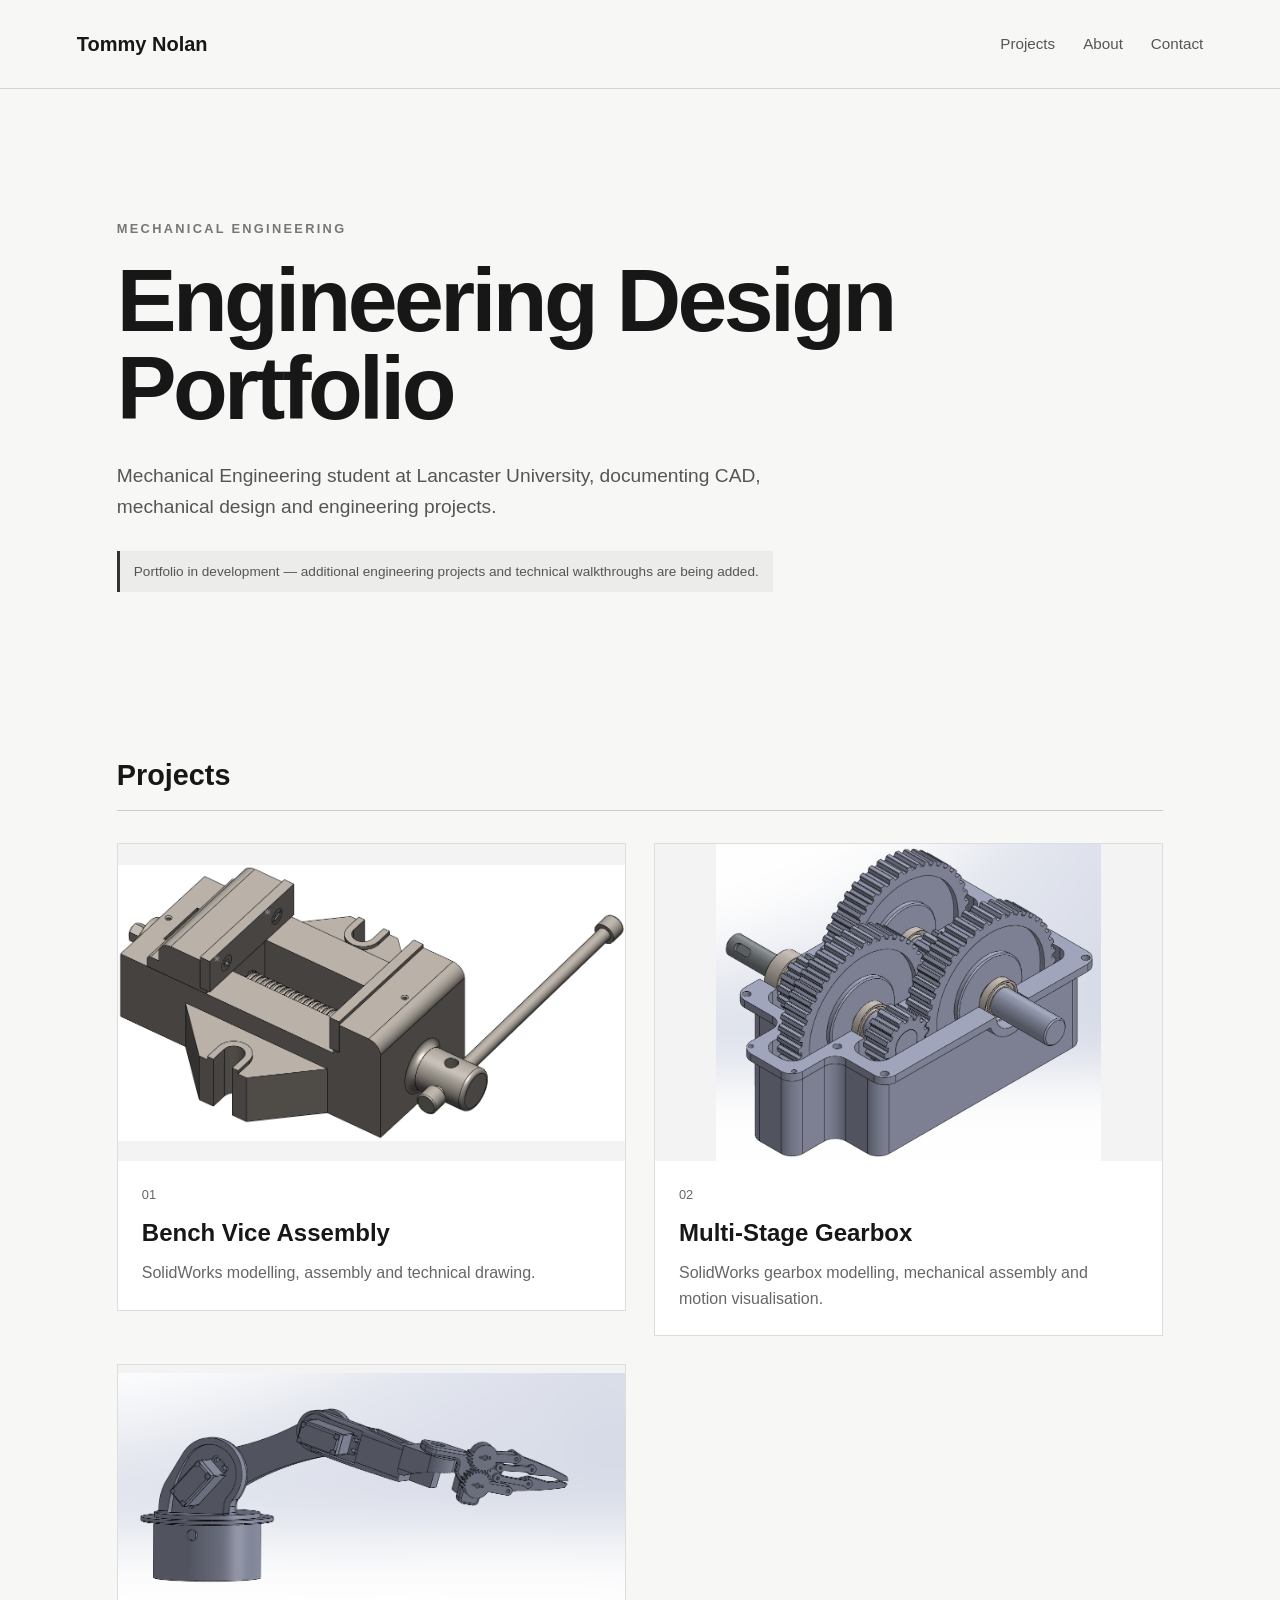
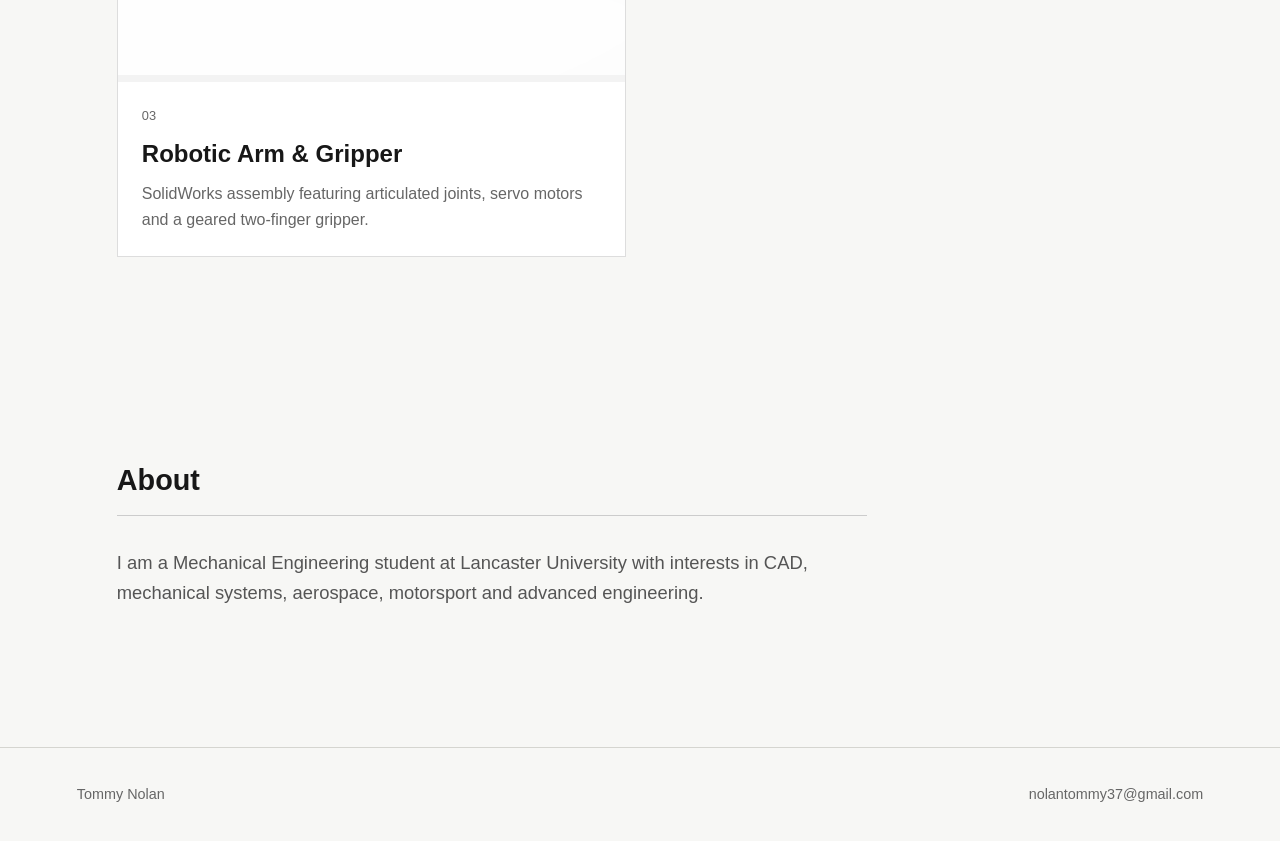
<file: index.html>
<!DOCTYPE html>
<html lang="en">

<head>
    <meta charset="UTF-8">
    <meta name="viewport" content="width=device-width, initial-scale=1.0">

    <title>Tommy Nolan | Mechanical Engineering</title>

    <link rel="stylesheet" href="style.css">
</head>

<body>

<header>
    <nav>
        <h1>Tommy Nolan</h1>

        <div class="nav-links">
            <a href="#projects">Projects</a>
            <a href="#about">About</a>
            <a href="mailto:nolantommy37@gmail.com">Contact</a>
        </div>
    </nav>
</header>


<main>

    <section class="hero">

        <p class="eyebrow">MECHANICAL ENGINEERING</p>

        <h2>Engineering Design Portfolio</h2>

        <p class="intro">
            Mechanical Engineering student at Lancaster University,
            documenting CAD, mechanical design and engineering projects.
        </p>

        <div class="status-note">
            Portfolio in development — additional engineering projects
            and technical walkthroughs are being added.
        </div>

    </section>


    <section id="projects">

        <h2>Projects</h2>

        <div class="projects-grid">


            <!-- PROJECT 01 -->

            <a class="project-card" href="bench-vice.html">

                <div class="project-image">
                    <img
                        src="vice_assembled.png"
                        alt="SolidWorks bench vice assembly">
                </div>

                <div class="project-info">

                    <p class="project-number">01</p>

                    <h3>Bench Vice Assembly</h3>

                    <p>
                        SolidWorks modelling, assembly and technical drawing.
                    </p>

                </div>

            </a>


            <!-- PROJECT 02 -->

            <a class="project-card" href="gearbox.html">

                <div class="project-image">
                    <img
                        src="gearbox_assembled.png"
                        alt="Assembled multi-stage gearbox">
                </div>

                <div class="project-info">

                    <p class="project-number">02</p>

                    <h3>Multi-Stage Gearbox</h3>

                    <p>
                        SolidWorks gearbox modelling, mechanical assembly
                        and motion visualisation.
                    </p>

                </div>

            </a>


            <!-- PROJECT 03 -->

            <a class="project-card" href="robot-arm.html">

                <div class="project-image">
                    <img
                        src="robot-arm-main.png"
                        alt="Robotic arm CAD assembly">
                </div>

                <div class="project-info">

                    <p class="project-number">03</p>

                    <h3>Robotic Arm & Gripper</h3>

                    <p>
                        SolidWorks assembly featuring articulated joints,
                        servo motors and a geared two-finger gripper.
                    </p>

                </div>

            </a>


        </div>

    </section>


    <section id="about">

        <h2>About</h2>

        <p>
            I am a Mechanical Engineering student at Lancaster University
            with interests in CAD, mechanical systems, aerospace,
            motorsport and advanced engineering.
        </p>

    </section>

</main>


<footer>

    <p>Tommy Nolan</p>

    <a href="mailto:nolantommy37@gmail.com">
        nolantommy37@gmail.com
    </a>

</footer>


</body>

</html>
</file>
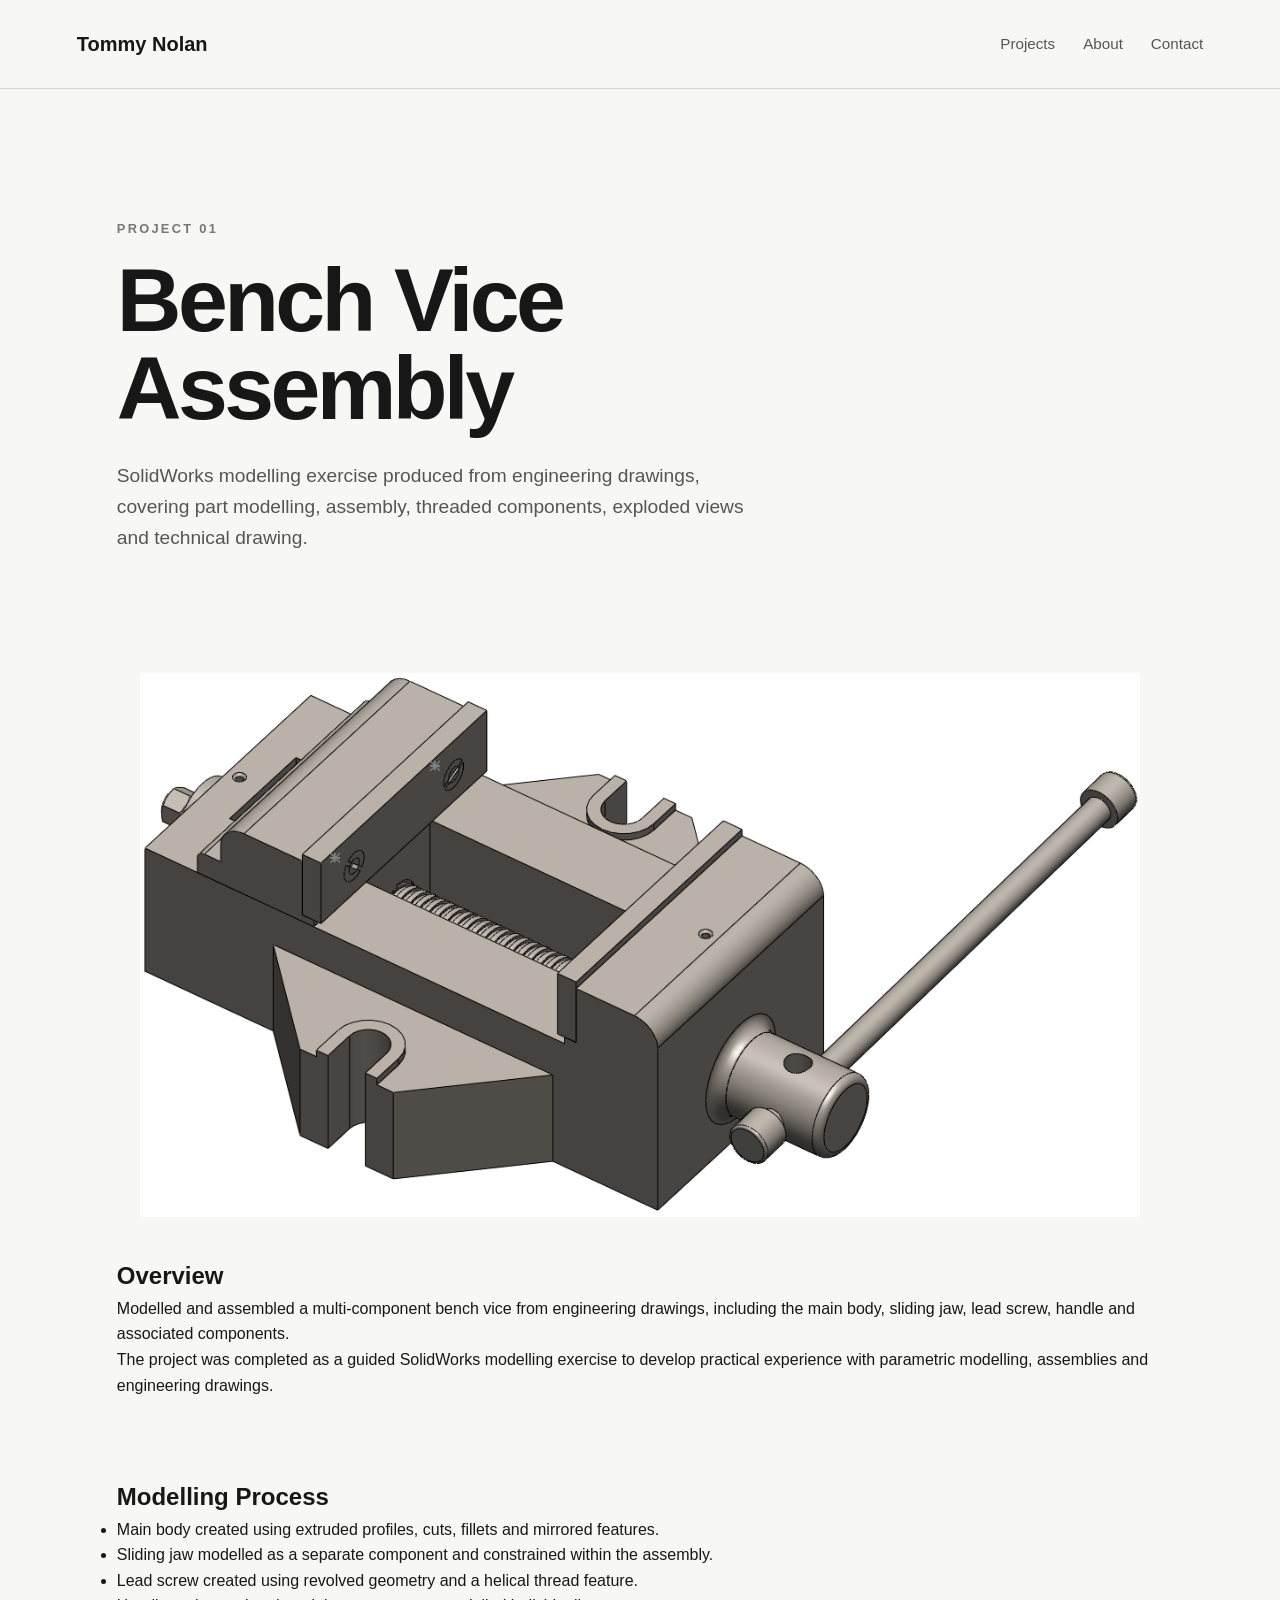
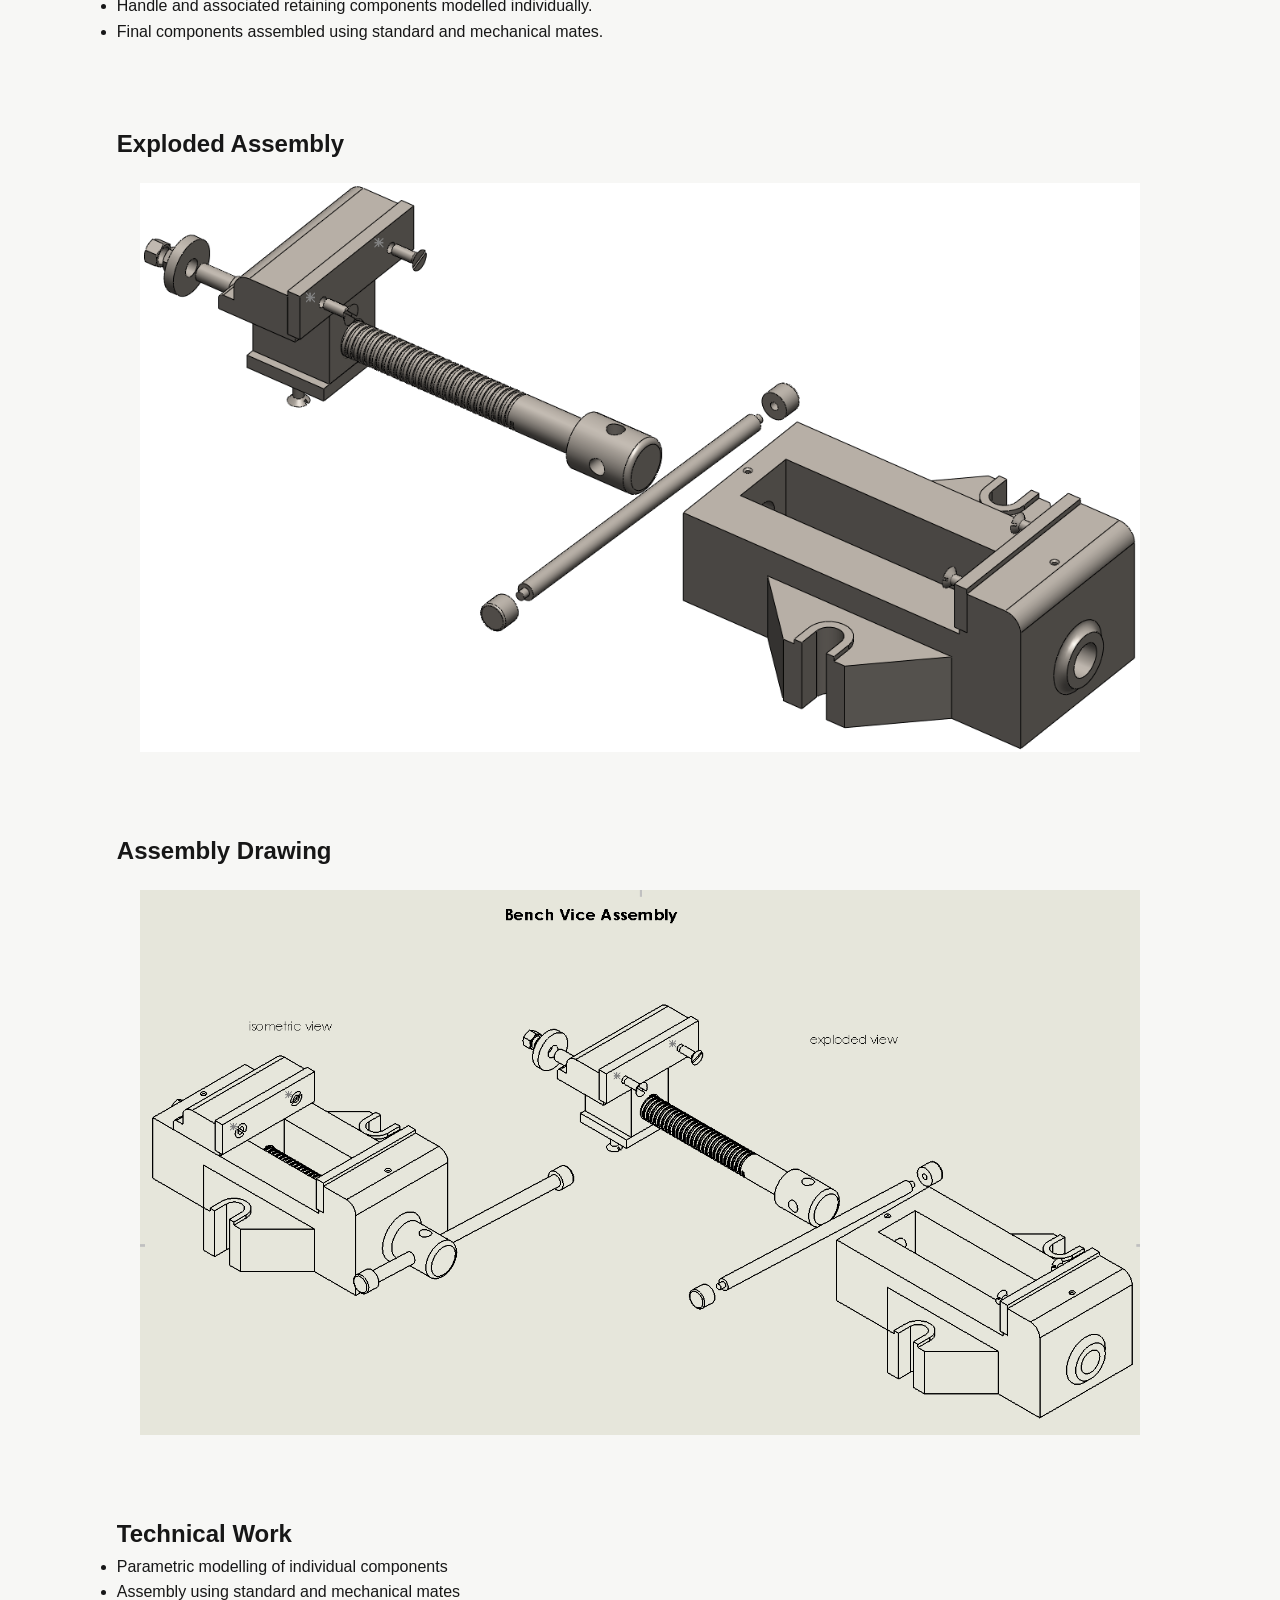
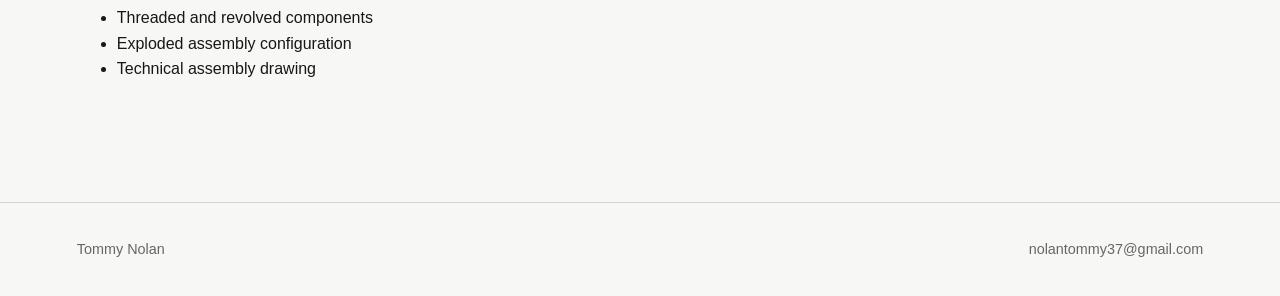
<file: bench-vice.html>
<!DOCTYPE html>
<html lang="en">
<head>
    <meta charset="UTF-8">
    <meta name="viewport" content="width=device-width, initial-scale=1.0">

    <title>Bench Vice Assembly | Tommy Nolan</title>

    <link rel="stylesheet" href="style.css">
</head>

<body>

<header>
    <nav>
        <h1><a href="index.html">Tommy Nolan</a></h1>

        <div class="nav-links">
            <a href="index.html#projects">Projects</a>
            <a href="index.html#about">About</a>
            <a href="mailto:nolantommy37@gmail.com">Contact</a>
        </div>
    </nav>
</header>

<main>

    <section class="hero">

        <p class="eyebrow">PROJECT 01</p>

        <h2>Bench Vice Assembly</h2>

        <p class="intro">
            SolidWorks modelling exercise produced from engineering drawings,
            covering part modelling, assembly, threaded components,
            exploded views and technical drawing.
        </p>

    </section>


    <section>

        <img src="vice_assembled.png"
             alt="Complete SolidWorks bench vice assembly"
             style="width:100%; max-width:1000px; display:block; margin:0 auto 40px;">

        <h2>Overview</h2>

        <p>
            Modelled and assembled a multi-component bench vice from engineering
            drawings, including the main body, sliding jaw, lead screw, handle
            and associated components.
        </p>

        <p>
            The project was completed as a guided SolidWorks modelling exercise
            to develop practical experience with parametric modelling,
            assemblies and engineering drawings.
        </p>

    </section>


    <section style="margin-top:80px;">

        <h2>Modelling Process</h2>

        <ul>
            <li>Main body created using extruded profiles, cuts, fillets and mirrored features.</li>
            <li>Sliding jaw modelled as a separate component and constrained within the assembly.</li>
            <li>Lead screw created using revolved geometry and a helical thread feature.</li>
            <li>Handle and associated retaining components modelled individually.</li>
            <li>Final components assembled using standard and mechanical mates.</li>
        </ul>

    </section>


    <section style="margin-top:80px;">

        <h2>Exploded Assembly</h2>

        <img src="vice_exploded.png"
             alt="Exploded SolidWorks bench vice assembly"
             style="width:100%; max-width:1000px; display:block; margin:20px auto;">

    </section>


    <section style="margin-top:80px;">

        <h2>Assembly Drawing</h2>

        <img src="vice_drawing.png"
             alt="Bench vice assembly drawing"
             style="width:100%; max-width:1000px; display:block; margin:20px auto;">

    </section>


    <section style="margin-top:80px; margin-bottom:120px;">

        <h2>Technical Work</h2>

        <ul>
            <li>Parametric modelling of individual components</li>
            <li>Assembly using standard and mechanical mates</li>
            <li>Threaded and revolved components</li>
            <li>Exploded assembly configuration</li>
            <li>Technical assembly drawing</li>
        </ul>

    </section>

</main>

<footer>
    <p>Tommy Nolan</p>

    <a href="mailto:nolantommy37@gmail.com">
        nolantommy37@gmail.com
    </a>
</footer>

</body>
</html>
</file>
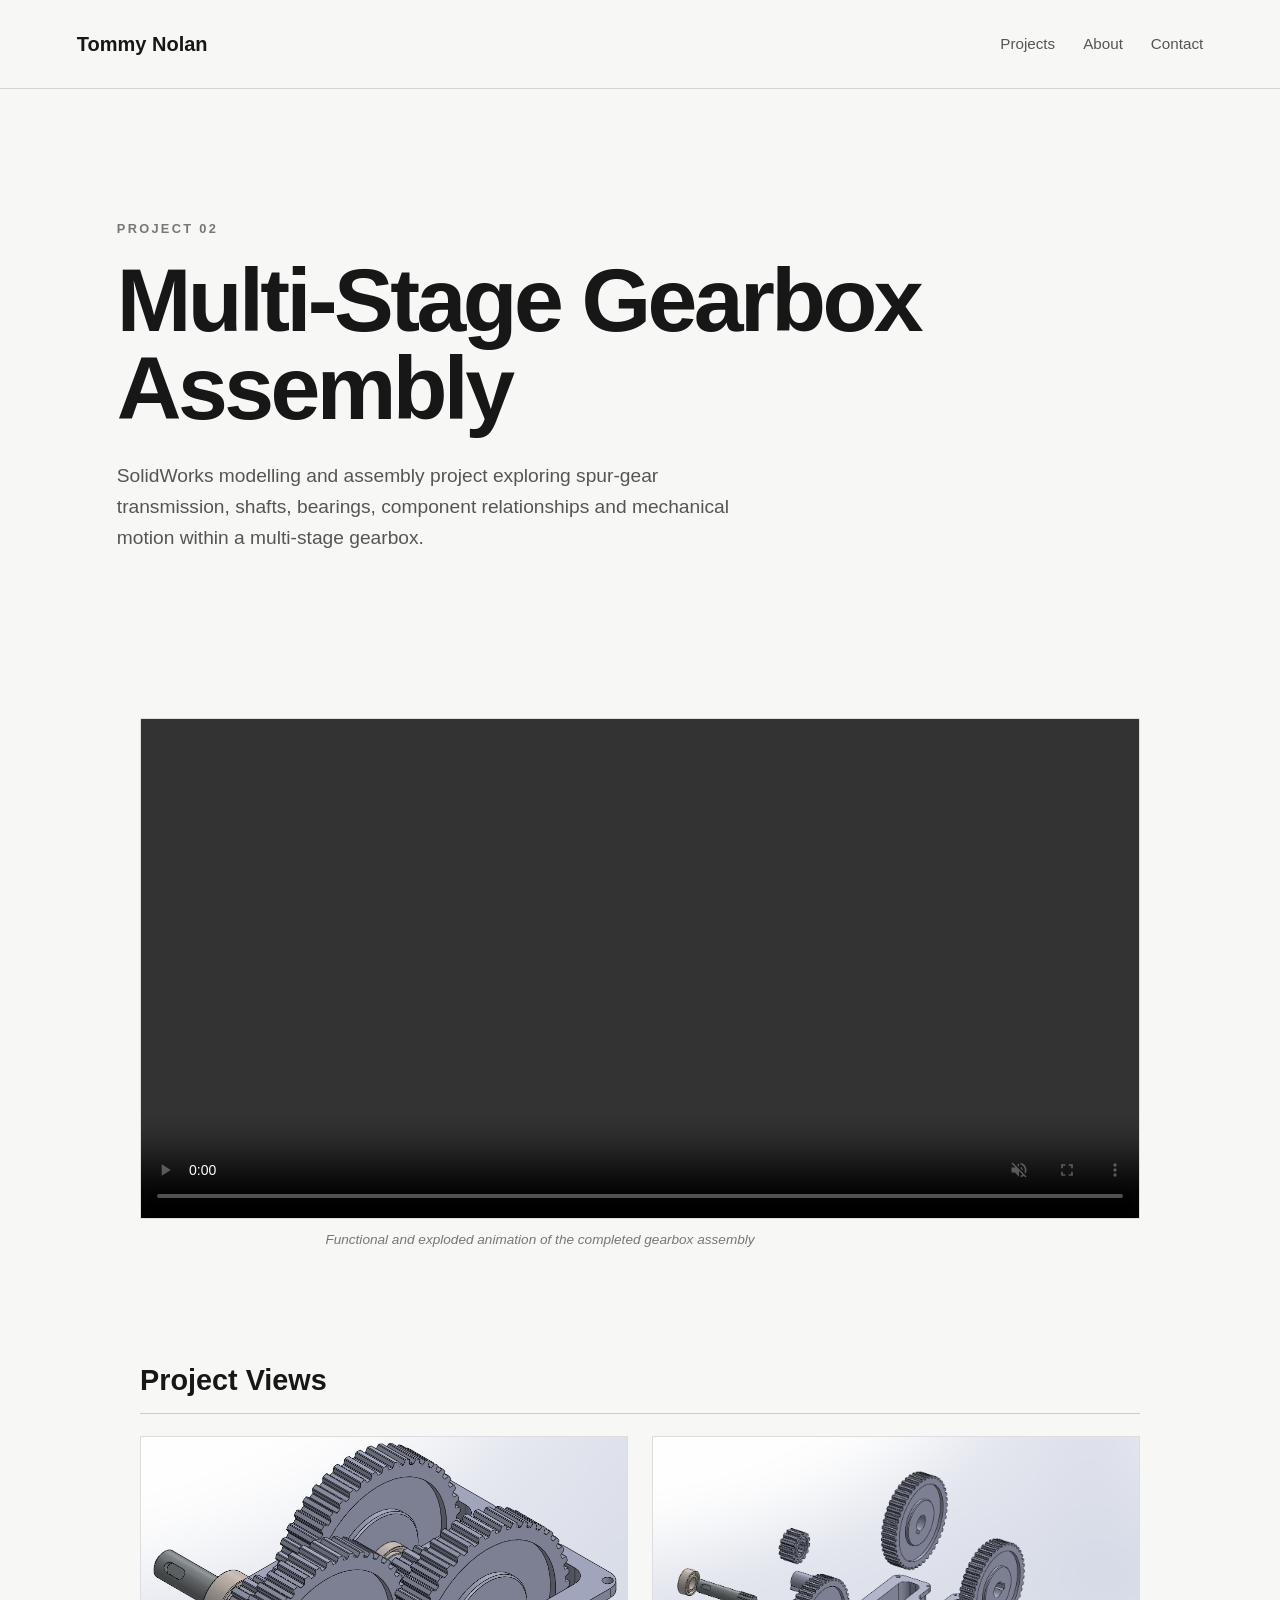
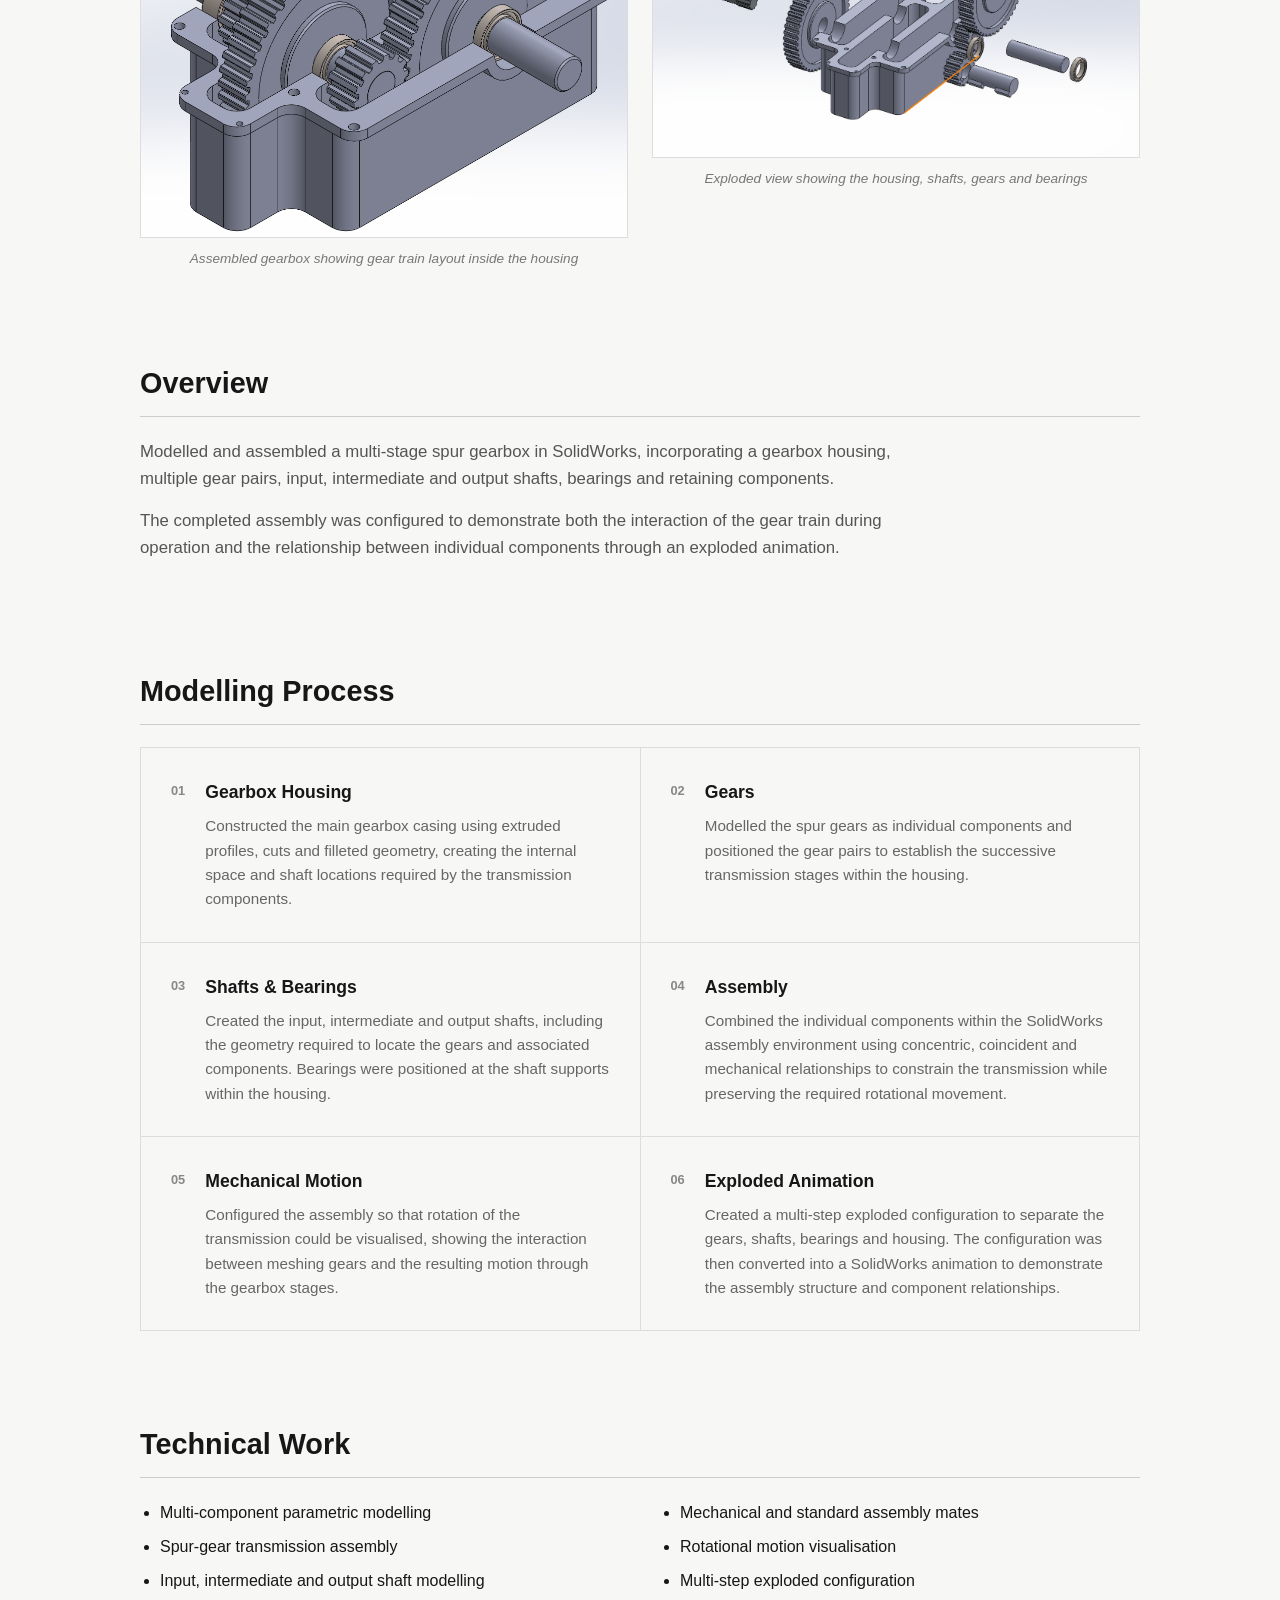
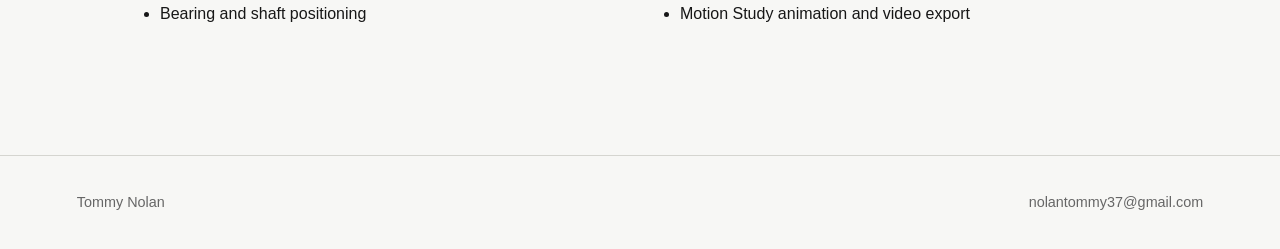
<file: gearbox.html>
<!DOCTYPE html>
<html lang="en">

<head>
    <meta charset="UTF-8">

    <meta name="viewport"
          content="width=device-width, initial-scale=1.0">

    <title>Gearbox Assembly | Tommy Nolan</title>

    <link rel="stylesheet" href="style.css">
</head>


<body>


<header>

    <nav>

        <h1>
            <a href="index.html">Tommy Nolan</a>
        </h1>

        <div class="nav-links">

            <a href="index.html#projects">Projects</a>

            <a href="index.html#about">About</a>

            <a href="mailto:nolantommy37@gmail.com">
                Contact
            </a>

        </div>

    </nav>

</header>



<main>


    <!-- =====================================================
         PROJECT HEADER
    ====================================================== -->

    <section class="hero">

        <p class="eyebrow">
            PROJECT 02
        </p>

        <h2>
            Multi-Stage Gearbox Assembly
        </h2>

        <p class="intro">

            SolidWorks modelling and assembly project exploring
            spur-gear transmission, shafts, bearings, component
            relationships and mechanical motion within a
            multi-stage gearbox.

        </p>

    </section>



    <!-- =====================================================
         ANIMATION
    ====================================================== -->

    <section class="project-section">

        <video
            class="project-video"
            controls
            muted
            loop
            playsinline>

            <source
                src="gearbox_explode.mp4"
                type="video/mp4">

            Your browser does not support HTML video.

        </video>

        <p class="media-caption">
            Functional and exploded animation of the completed gearbox assembly
        </p>

    </section>

<section class="project-section">

    <h2>Project Views</h2>

    <div class="image-grid-two">

        <div class="image-card">
            <img src="gearbox_assembled.png" alt="Assembled gearbox close-up view">
            <p class="media-caption">Assembled gearbox showing gear train layout inside the housing</p>
        </div>

        <div class="image-card">
            <img src="gearbox_exploded.png" alt="Exploded view of gearbox assembly">
            <p class="media-caption">Exploded view showing the housing, shafts, gears and bearings</p>
        </div>

    </div>

</section>

    <!-- =====================================================
         OVERVIEW
    ====================================================== -->

    <section class="project-section">

        <h2>Overview</h2>

        <p>

            Modelled and assembled a multi-stage spur gearbox in
            SolidWorks, incorporating a gearbox housing, multiple
            gear pairs, input, intermediate and output shafts,
            bearings and retaining components.

        </p>

        <p>

            The completed assembly was configured to demonstrate
            both the interaction of the gear train during operation
            and the relationship between individual components
            through an exploded animation.

        </p>

    </section>



    <!-- =====================================================
         MODELLING PROCESS
    ====================================================== -->

    <section class="project-section">

        <h2>Modelling Process</h2>

        <div class="process-grid">


            <div class="process-item">

                <span class="process-number">01</span>

                <div>

                    <h3>Gearbox Housing</h3>

                    <p>

                        Constructed the main gearbox casing using
                        extruded profiles, cuts and filleted geometry,
                        creating the internal space and shaft locations
                        required by the transmission components.

                    </p>

                </div>

            </div>


            <div class="process-item">

                <span class="process-number">02</span>

                <div>

                    <h3>Gears</h3>

                    <p>

                        Modelled the spur gears as individual components
                        and positioned the gear pairs to establish the
                        successive transmission stages within the housing.

                    </p>

                </div>

            </div>


            <div class="process-item">

                <span class="process-number">03</span>

                <div>

                    <h3>Shafts & Bearings</h3>

                    <p>

                        Created the input, intermediate and output shafts,
                        including the geometry required to locate the gears
                        and associated components. Bearings were positioned
                        at the shaft supports within the housing.

                    </p>

                </div>

            </div>


            <div class="process-item">

                <span class="process-number">04</span>

                <div>

                    <h3>Assembly</h3>

                    <p>

                        Combined the individual components within the
                        SolidWorks assembly environment using concentric,
                        coincident and mechanical relationships to constrain
                        the transmission while preserving the required
                        rotational movement.

                    </p>

                </div>

            </div>


            <div class="process-item">

                <span class="process-number">05</span>

                <div>

                    <h3>Mechanical Motion</h3>

                    <p>

                        Configured the assembly so that rotation of the
                        transmission could be visualised, showing the
                        interaction between meshing gears and the resulting
                        motion through the gearbox stages.

                    </p>

                </div>

            </div>


            <div class="process-item">

                <span class="process-number">06</span>

                <div>

                    <h3>Exploded Animation</h3>

                    <p>

                        Created a multi-step exploded configuration to
                        separate the gears, shafts, bearings and housing.
                        The configuration was then converted into a
                        SolidWorks animation to demonstrate the assembly
                        structure and component relationships.

                    </p>

                </div>

            </div>


        </div>

    </section>



    <!-- =====================================================
         TECHNICAL WORK
    ====================================================== -->

    <section class="project-section project-end">

        <h2>Technical Work</h2>

        <ul class="technical-list">

            <li>Multi-component parametric modelling</li>

            <li>Spur-gear transmission assembly</li>

            <li>Input, intermediate and output shaft modelling</li>

            <li>Bearing and shaft positioning</li>

            <li>Mechanical and standard assembly mates</li>

            <li>Rotational motion visualisation</li>

            <li>Multi-step exploded configuration</li>

            <li>Motion Study animation and video export</li>

        </ul>

    </section>


</main>



<footer>

    <p>Tommy Nolan</p>

    <a href="mailto:nolantommy37@gmail.com">
        nolantommy37@gmail.com
    </a>

</footer>


</body>

</html>
</file>
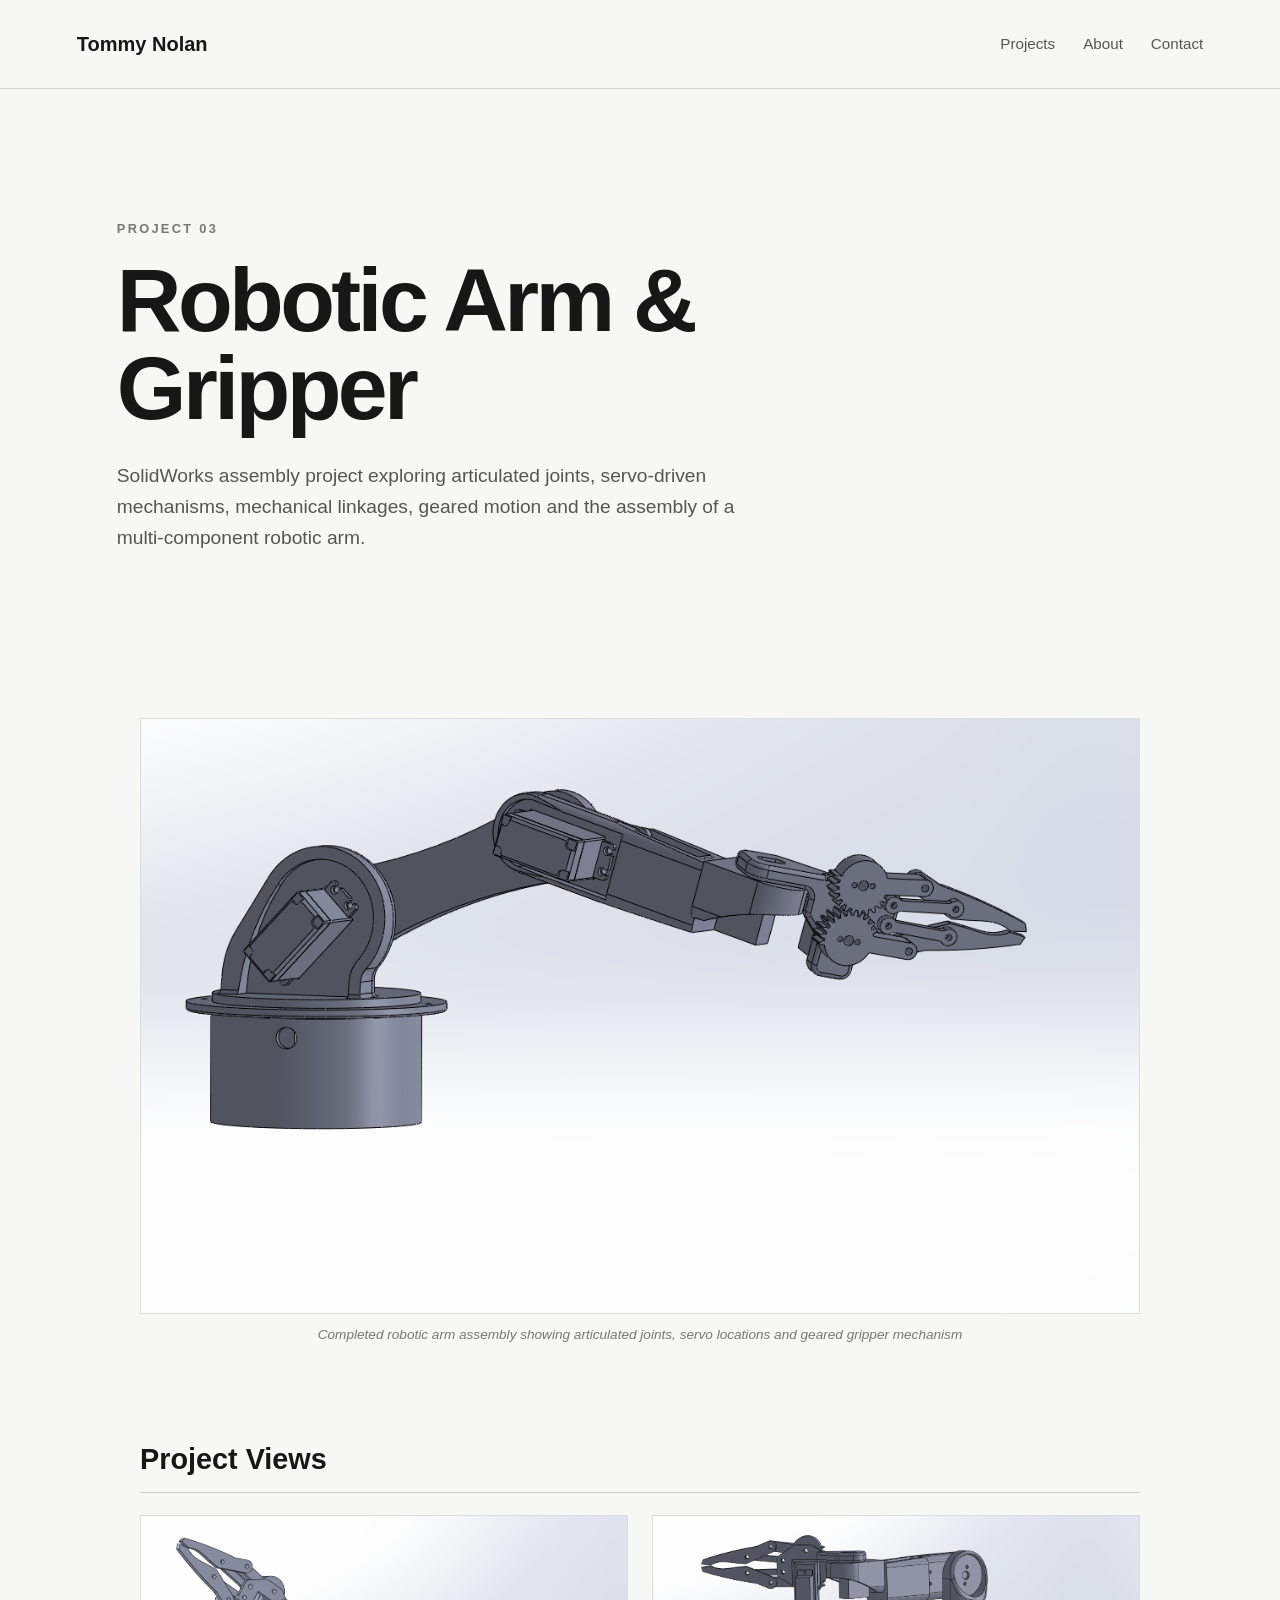
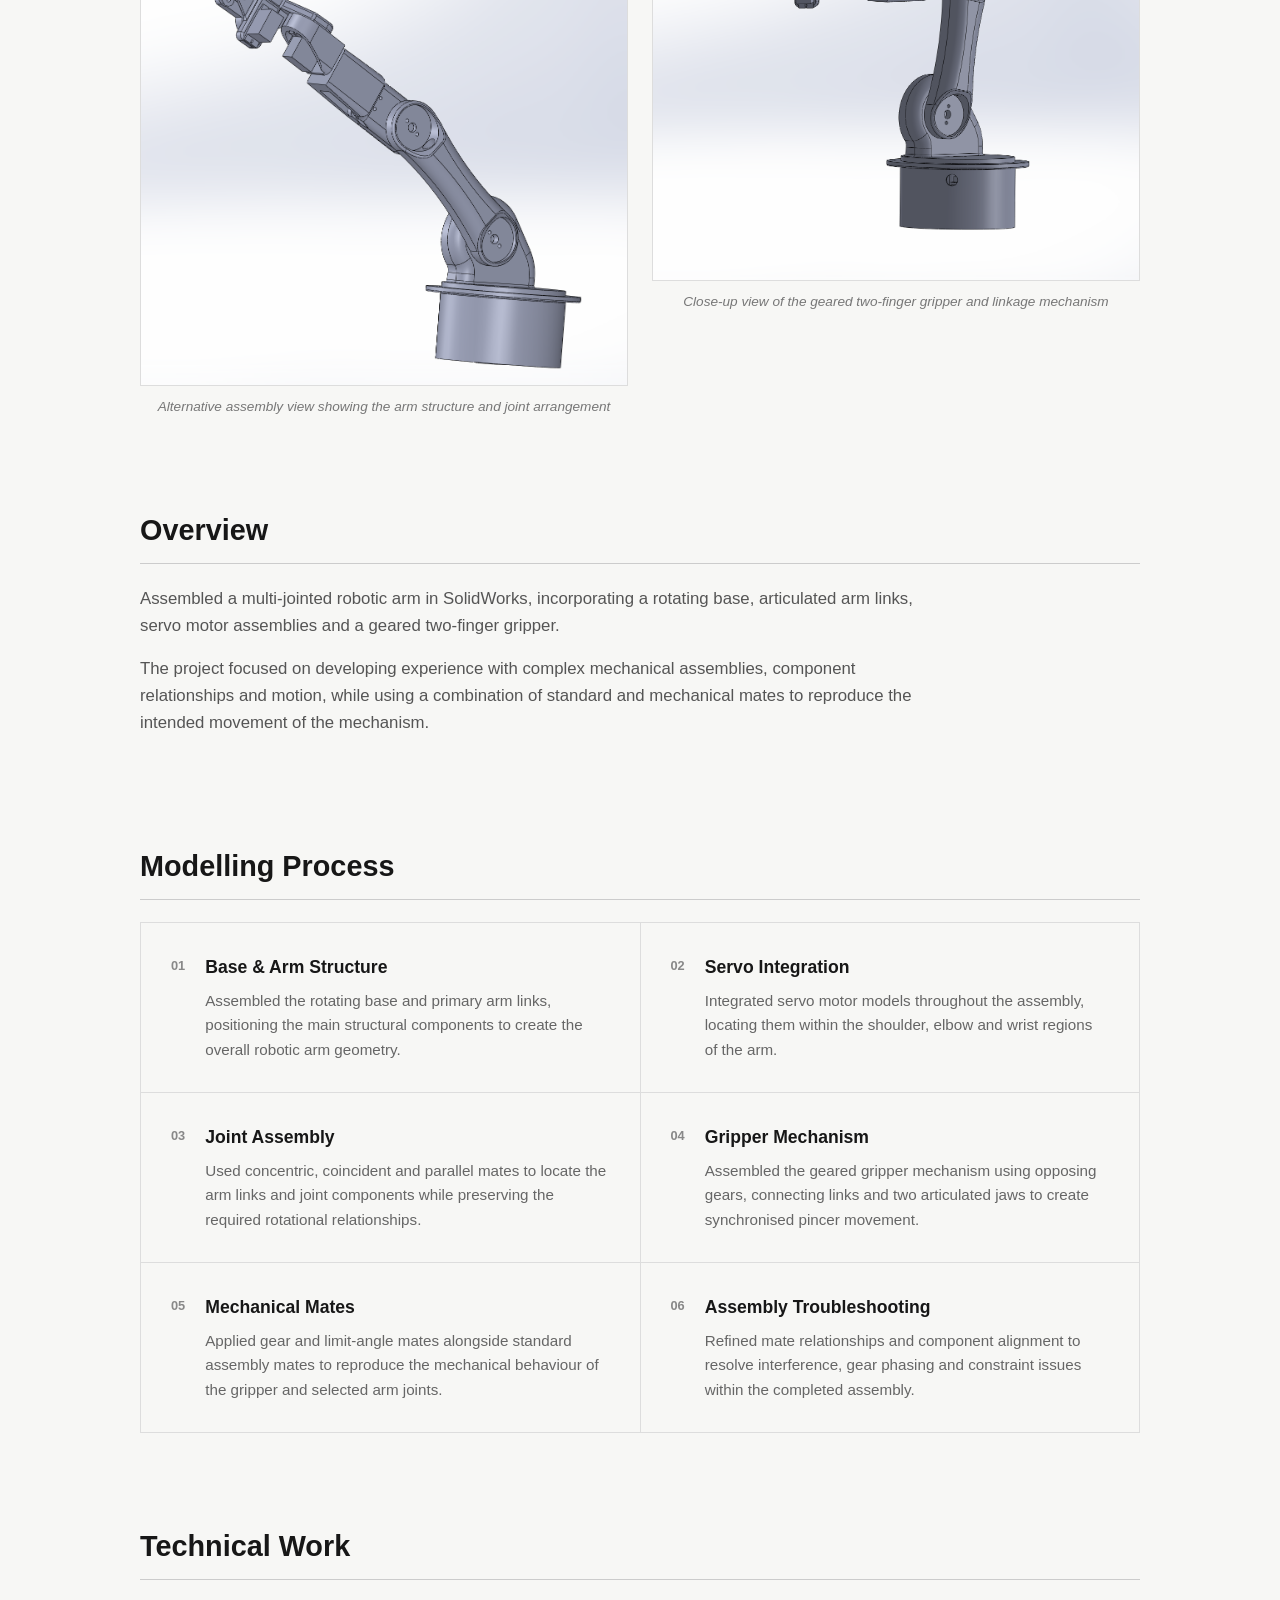
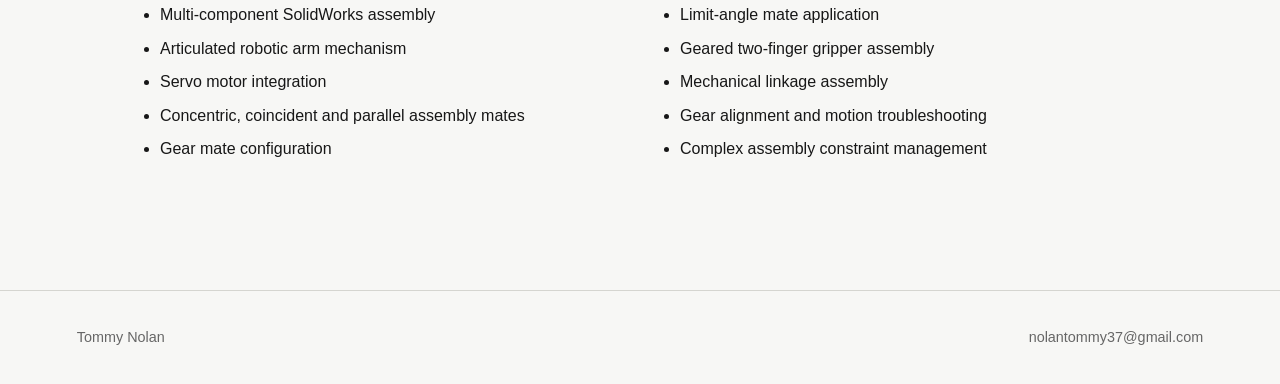
<file: robot-arm.html>
<!DOCTYPE html>
<html lang="en">

<head>
    <meta charset="UTF-8">

    <meta name="viewport"
          content="width=device-width, initial-scale=1.0">

    <title>Robotic Arm & Gripper | Tommy Nolan</title>

    <link rel="stylesheet" href="style.css">
</head>


<body>


<header>

    <nav>

        <h1>
            <a href="index.html">Tommy Nolan</a>
        </h1>

        <div class="nav-links">

            <a href="index.html#projects">Projects</a>

            <a href="index.html#about">About</a>

            <a href="mailto:nolantommy37@gmail.com">
                Contact
            </a>

        </div>

    </nav>

</header>



<main>


    <!-- =====================================================
         PROJECT HEADER
    ====================================================== -->

    <section class="hero">

        <p class="eyebrow">
            PROJECT 03
        </p>

        <h2>
            Robotic Arm & Gripper
        </h2>

        <p class="intro">

            SolidWorks assembly project exploring articulated joints,
            servo-driven mechanisms, mechanical linkages, geared motion
            and the assembly of a multi-component robotic arm.

        </p>

    </section>



    <!-- =====================================================
         MAIN VIEW
    ====================================================== -->

    <section class="project-section">

        <div class="image-card">

            <img
                src="robot-arm-main.png"
                alt="Robotic arm SolidWorks assembly">

            <p class="media-caption">
                Completed robotic arm assembly showing articulated joints,
                servo locations and geared gripper mechanism
            </p>

        </div>

    </section>



    <!-- =====================================================
         PROJECT VIEWS
    ====================================================== -->

    <section class="project-section">

        <h2>Project Views</h2>

        <div class="image-grid-two">

            <div class="image-card">

                <img
                    src="robot-arm-side.png"
                    alt="Robotic arm alternative assembly view">

                <p class="media-caption">
                    Alternative assembly view showing the arm structure
                    and joint arrangement
                </p>

            </div>


            <div class="image-card">

                <img
                    src="robot-arm-gripper.png"
                    alt="Robotic arm gripper mechanism">

                <p class="media-caption">
                    Close-up view of the geared two-finger gripper
                    and linkage mechanism
                </p>

            </div>

        </div>

    </section>



    <!-- =====================================================
         OVERVIEW
    ====================================================== -->

    <section class="project-section">

        <h2>Overview</h2>

        <p>

            Assembled a multi-jointed robotic arm in SolidWorks,
            incorporating a rotating base, articulated arm links,
            servo motor assemblies and a geared two-finger gripper.

        </p>

        <p>

            The project focused on developing experience with complex
            mechanical assemblies, component relationships and motion,
            while using a combination of standard and mechanical mates
            to reproduce the intended movement of the mechanism.

        </p>

    </section>



    <!-- =====================================================
         MODELLING PROCESS
    ====================================================== -->

    <section class="project-section">

        <h2>Modelling Process</h2>

        <div class="process-grid">


            <div class="process-item">

                <span class="process-number">01</span>

                <div>

                    <h3>Base & Arm Structure</h3>

                    <p>

                        Assembled the rotating base and primary arm links,
                        positioning the main structural components to create
                        the overall robotic arm geometry.

                    </p>

                </div>

            </div>


            <div class="process-item">

                <span class="process-number">02</span>

                <div>

                    <h3>Servo Integration</h3>

                    <p>

                        Integrated servo motor models throughout the assembly,
                        locating them within the shoulder, elbow and wrist
                        regions of the arm.

                    </p>

                </div>

            </div>


            <div class="process-item">

                <span class="process-number">03</span>

                <div>

                    <h3>Joint Assembly</h3>

                    <p>

                        Used concentric, coincident and parallel mates to
                        locate the arm links and joint components while
                        preserving the required rotational relationships.

                    </p>

                </div>

            </div>


            <div class="process-item">

                <span class="process-number">04</span>

                <div>

                    <h3>Gripper Mechanism</h3>

                    <p>

                        Assembled the geared gripper mechanism using opposing
                        gears, connecting links and two articulated jaws to
                        create synchronised pincer movement.

                    </p>

                </div>

            </div>


            <div class="process-item">

                <span class="process-number">05</span>

                <div>

                    <h3>Mechanical Mates</h3>

                    <p>

                        Applied gear and limit-angle mates alongside standard
                        assembly mates to reproduce the mechanical behaviour
                        of the gripper and selected arm joints.

                    </p>

                </div>

            </div>


            <div class="process-item">

                <span class="process-number">06</span>

                <div>

                    <h3>Assembly Troubleshooting</h3>

                    <p>

                        Refined mate relationships and component alignment to
                        resolve interference, gear phasing and constraint
                        issues within the completed assembly.

                    </p>

                </div>

            </div>


        </div>

    </section>



    <!-- =====================================================
         TECHNICAL WORK
    ====================================================== -->

    <section class="project-section project-end">

        <h2>Technical Work</h2>

        <ul class="technical-list">

            <li>Multi-component SolidWorks assembly</li>

            <li>Articulated robotic arm mechanism</li>

            <li>Servo motor integration</li>

            <li>Concentric, coincident and parallel assembly mates</li>

            <li>Gear mate configuration</li>

            <li>Limit-angle mate application</li>

            <li>Geared two-finger gripper assembly</li>

            <li>Mechanical linkage assembly</li>

            <li>Gear alignment and motion troubleshooting</li>

            <li>Complex assembly constraint management</li>

        </ul>

    </section>


</main>



<footer>

    <p>Tommy Nolan</p>

    <a href="mailto:nolantommy37@gmail.com">
        nolantommy37@gmail.com
    </a>

</footer>


</body>

</html>
</file>
<file: style.css>
* {
    box-sizing: border-box;
    margin: 0;
    padding: 0;
}

html {
    scroll-behavior: smooth;
}

body {
    font-family: Arial, Helvetica, sans-serif;
    background: #f7f7f5;
    color: #171717;
    line-height: 1.6;
}

a {
    color: inherit;
    text-decoration: none;
}

header {
    padding: 28px 6%;
    border-bottom: 1px solid #d5d5d0;
}

nav {
    max-width: 1200px;
    margin: auto;
    display: flex;
    align-items: center;
    justify-content: space-between;
}

nav h1 {
    font-size: 1.25rem;
    font-weight: 700;
}

.nav-links {
    display: flex;
    gap: 28px;
}

.nav-links a {
    font-size: 0.95rem;
    color: #555;
}

.nav-links a:hover {
    color: #000;
}

main {
    max-width: 1200px;
    margin: auto;
    padding: 0 6%;
}

.hero {
    padding: 130px 0 120px;
    max-width: 850px;
}

.eyebrow {
    font-size: 0.8rem;
    letter-spacing: 0.18em;
    font-weight: 700;
    color: #777;
    margin-bottom: 18px;
}

.hero h2 {
    font-size: clamp(3rem, 7vw, 6rem);
    line-height: 0.98;
    letter-spacing: -0.04em;
    margin-bottom: 28px;
}

.intro {
    max-width: 650px;
    font-size: 1.2rem;
    color: #555;
}

.status-note {
    display: inline-block;
    margin-top: 28px;
    padding: 10px 14px;
    font-size: 0.85rem;
    color: #555;
    background: #ececea;
    border-left: 3px solid #333;
}

#projects {
    padding: 40px 0 120px;
}

#projects > h2,
#about > h2 {
    font-size: 1.8rem;
    margin-bottom: 32px;
    padding-bottom: 12px;
    border-bottom: 1px solid #ccc;
}

/* =========================================================
   PROJECT GRID
========================================================= */

.projects-grid {
    display: grid;
    grid-template-columns: repeat(2, minmax(0, 1fr));
    gap: 28px;
    align-items: start;
}

.project-card {
    display: block;
    min-width: 0;
    width: 100%;
    background: white;
    border: 1px solid #ddd;
    overflow: hidden;
    transition: transform 0.2s ease, box-shadow 0.2s ease;
}

.project-card:hover {
    transform: translateY(-4px);
    box-shadow: 0 12px 30px rgba(0, 0, 0, 0.08);
}

.project-image {
    width: 100%;
    aspect-ratio: 16 / 10;
    overflow: hidden;
    background: #f3f3f3;
}

.project-image img {
    display: block;
    width: 100%;
    height: 100%;
    object-fit: contain;
}

.project-info {
    padding: 24px;
}

.project-number {
    font-size: 0.8rem;
    color: #888;
    margin-bottom: 8px;
}

.project-info h3 {
    font-size: 1.5rem;
    margin-bottom: 8px;
}

.project-info p {
    color: #666;
}

.coming-soon {
    opacity: 0.65;
}

.placeholder {
    background: #e8e8e4;
    display: flex;
    align-items: center;
    justify-content: center;
    color: #777;
}

/* =========================================================
   ABOUT
========================================================= */

#about {
    padding: 80px 0 140px;
    max-width: 750px;
}

#about p {
    font-size: 1.15rem;
    color: #555;
}

/* =========================================================
   FOOTER
========================================================= */

footer {
    border-top: 1px solid #d5d5d0;
    padding: 35px 6%;
    display: flex;
    justify-content: space-between;
    color: #666;
    font-size: 0.9rem;
}

/* =========================================================
   PROJECT PAGES
========================================================= */

.project-section {
    max-width: 1000px;
    margin: 0 auto;
    padding: 45px 0;
}

.project-section h2 {
    font-size: 1.8rem;
    margin-bottom: 22px;
    padding-bottom: 10px;
    border-bottom: 1px solid #ccc;
}

.project-section > p {
    max-width: 800px;
    margin-bottom: 16px;
    font-size: 1.05rem;
    color: #555;
}

/* VIDEO */

.project-video {
    display: block;
    width: 100%;
    border: 1px solid #ddd;
    background: #eee;
}

.media-caption {
    margin-top: 10px;
    text-align: center;
    font-size: 0.85rem !important;
    font-style: italic;
    color: #777 !important;
}

/* PROJECT IMAGE GRIDS */

.image-grid-two {
    display: grid;
    grid-template-columns: repeat(2, minmax(0, 1fr));
    gap: 24px;
    margin-top: 20px;
}

.image-card {
    display: flex;
    flex-direction: column;
    min-width: 0;
}

.image-card img {
    display: block;
    width: 100%;
    max-width: 100%;
    height: auto;
    border: 1px solid #ddd;
    background: #f3f3f3;
}

/* MODELLING PROCESS */

.process-grid {
    display: grid;
    grid-template-columns: repeat(2, minmax(0, 1fr));
    gap: 1px;
    background: #ddd;
    border: 1px solid #ddd;
}

.process-item {
    display: flex;
    gap: 20px;
    background: #f7f7f5;
    padding: 30px;
    min-width: 0;
}

.process-number {
    font-size: 0.8rem;
    font-weight: 700;
    color: #888;
    padding-top: 3px;
}

.process-item h3 {
    margin-bottom: 8px;
    font-size: 1.1rem;
}

.process-item p {
    color: #666;
    font-size: 0.95rem;
}

/* TECHNICAL LIST */

.technical-list {
    columns: 2;
    column-gap: 60px;
    padding-left: 20px;
}

.technical-list li {
    margin-bottom: 8px;
    break-inside: avoid;
}

.project-end {
    padding-bottom: 120px;
}

/* GEARBOX PREVIEW */

.gearbox-preview video {
    width: 100%;
    height: 100%;
    object-fit: cover;
}

/* =========================================================
   MOBILE
========================================================= */

@media (max-width: 750px) {

    .projects-grid {
        grid-template-columns: 1fr;
    }

    .image-grid-two {
        grid-template-columns: 1fr;
    }

    .process-grid {
        grid-template-columns: 1fr;
    }

    .technical-list {
        columns: 1;
    }

    .nav-links {
        gap: 14px;
    }

    .hero {
        padding: 90px 0;
    }

    footer {
        flex-direction: column;
        gap: 8px;
    }
}
</file>
